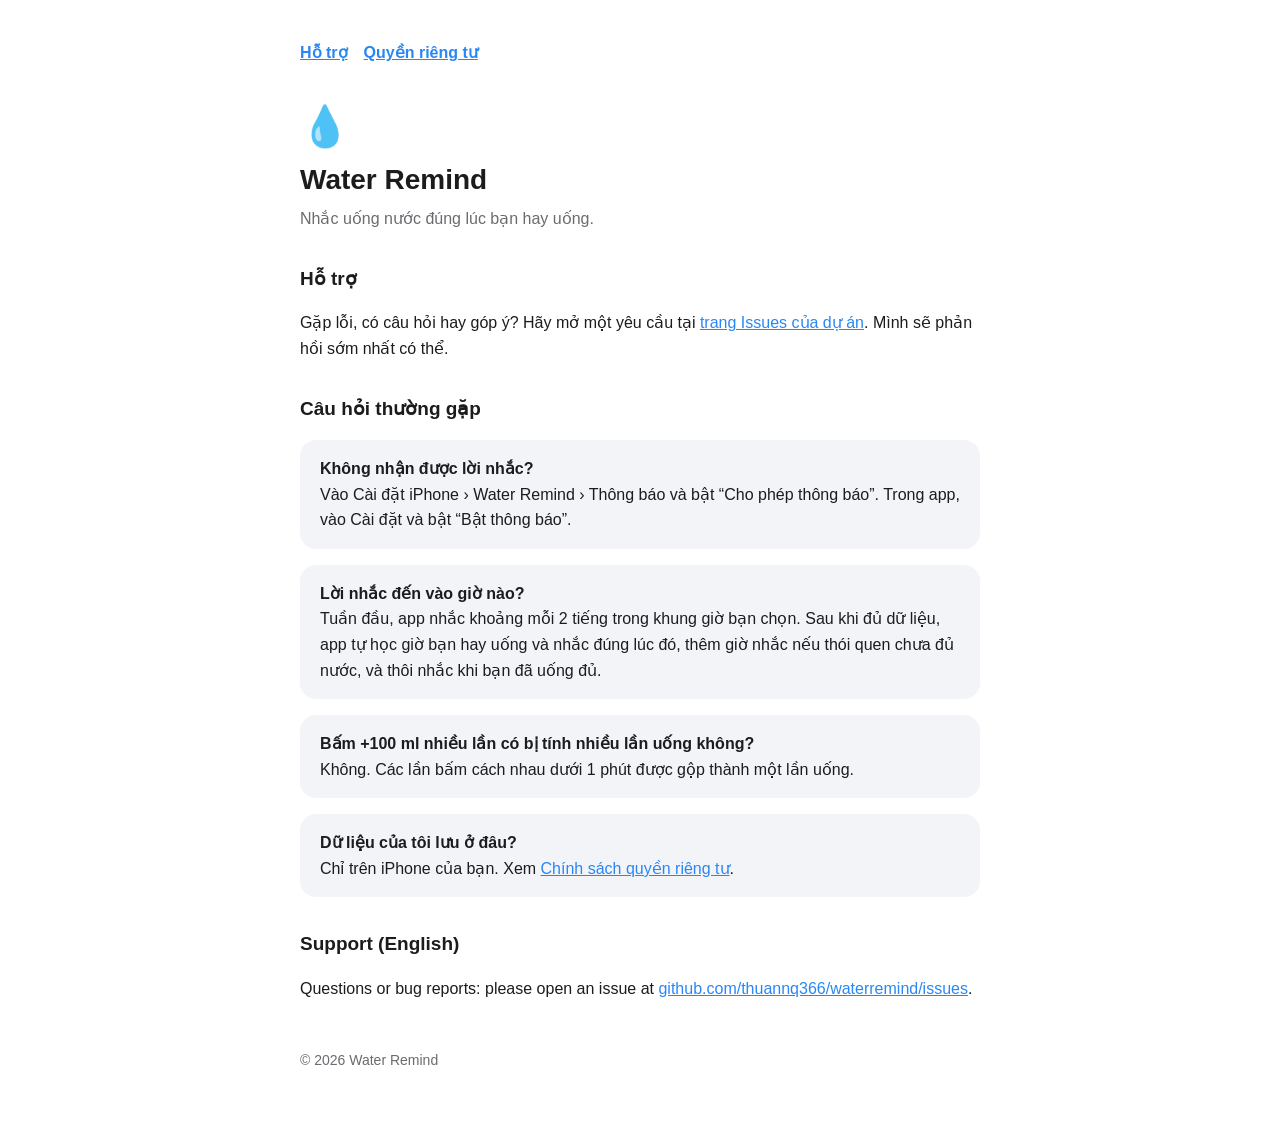
<file: index.html>
<!doctype html>
<html lang="vi"><head><meta charset="utf-8"><meta name="viewport" content="width=device-width,initial-scale=1">
<title>Water Remind – Hỗ trợ</title><link rel="stylesheet" href="style.css"></head>
<body><main>
<nav><a href="./">Hỗ trợ</a><a href="privacy.html">Quyền riêng tư</a></nav>
<div class="drop">💧</div>
<h1>Water Remind</h1>
<p class="sub">Nhắc uống nước đúng lúc bạn hay uống.</p>

<h2>Hỗ trợ</h2>
<p>Gặp lỗi, có câu hỏi hay góp ý? Hãy mở một yêu cầu tại
<a href="https://github.com/thuannq366/waterremind/issues">trang Issues của dự án</a>. Mình sẽ phản hồi sớm nhất có thể.</p>

<h2>Câu hỏi thường gặp</h2>
<div class="card"><strong>Không nhận được lời nhắc?</strong><br>
Vào Cài đặt iPhone › Water Remind › Thông báo và bật “Cho phép thông báo”. Trong app, vào Cài đặt và bật “Bật thông báo”.</div>
<div class="card"><strong>Lời nhắc đến vào giờ nào?</strong><br>
Tuần đầu, app nhắc khoảng mỗi 2 tiếng trong khung giờ bạn chọn. Sau khi đủ dữ liệu, app tự học giờ bạn hay uống và nhắc đúng lúc đó, thêm giờ nhắc nếu thói quen chưa đủ nước, và thôi nhắc khi bạn đã uống đủ.</div>
<div class="card"><strong>Bấm +100 ml nhiều lần có bị tính nhiều lần uống không?</strong><br>
Không. Các lần bấm cách nhau dưới 1 phút được gộp thành một lần uống.</div>
<div class="card"><strong>Dữ liệu của tôi lưu ở đâu?</strong><br>
Chỉ trên iPhone của bạn. Xem <a href="privacy.html">Chính sách quyền riêng tư</a>.</div>

<h2>Support (English)</h2>
<p>Questions or bug reports: please open an issue at
<a href="https://github.com/thuannq366/waterremind/issues">github.com/thuannq366/waterremind/issues</a>.</p>

<footer>© 2026 Water Remind</footer>
</main></body></html>
</file>
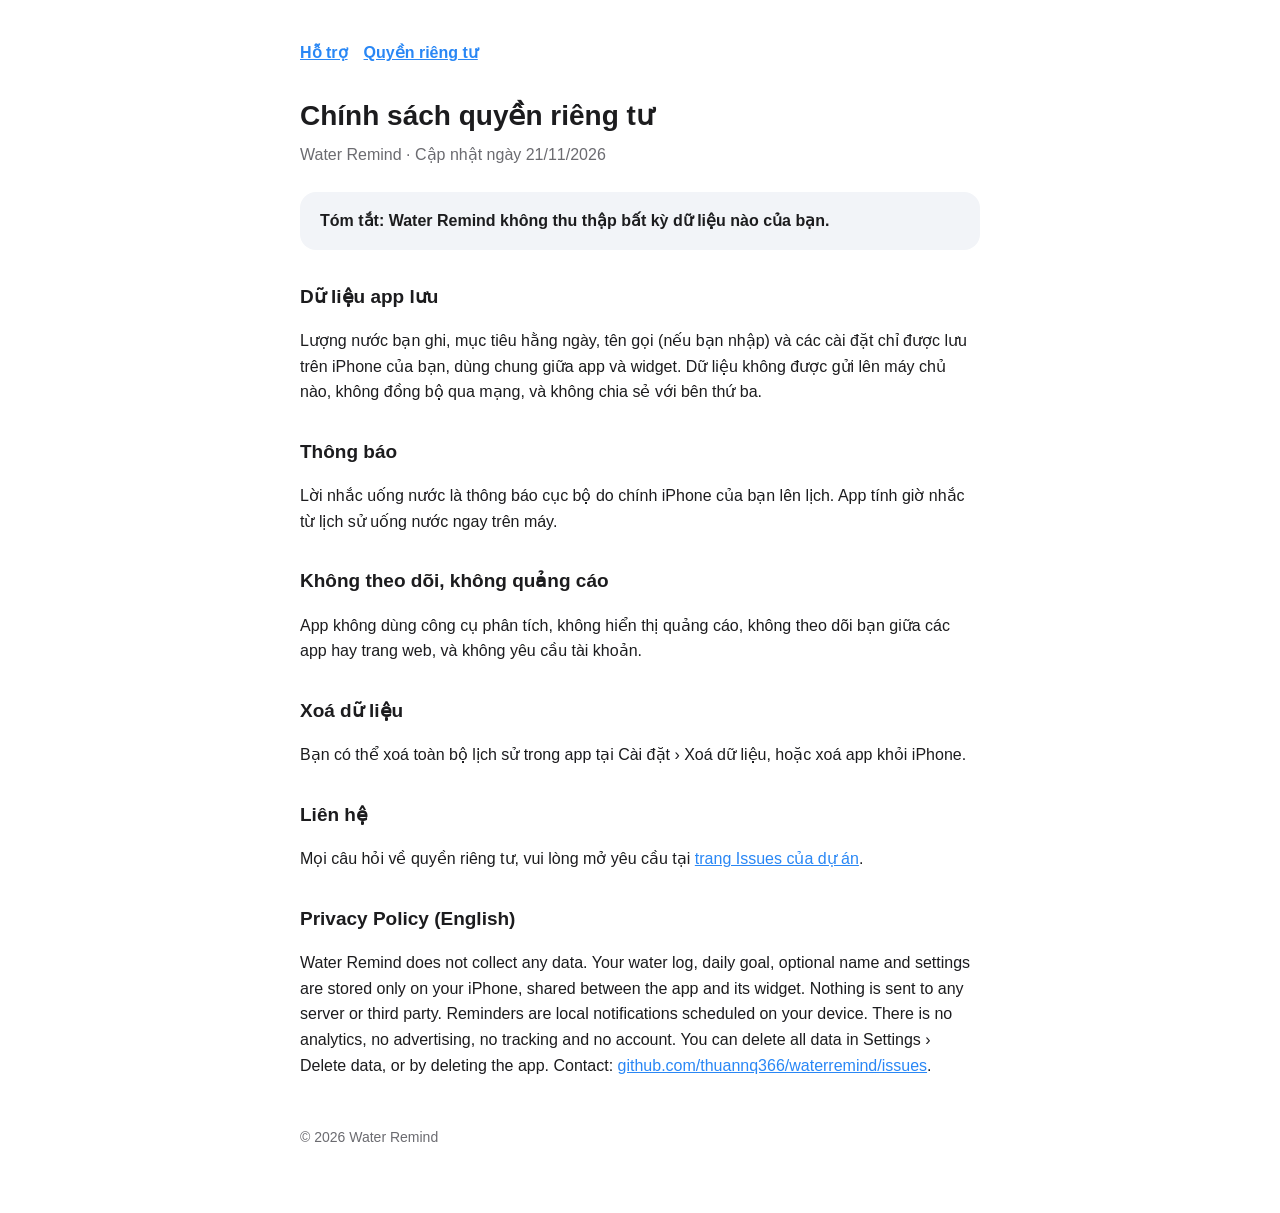
<file: privacy.html>
<!doctype html>
<html lang="vi"><head><meta charset="utf-8"><meta name="viewport" content="width=device-width,initial-scale=1">
<title>Water Remind – Quyền riêng tư</title><link rel="stylesheet" href="style.css"></head>
<body><main>
<nav><a href="./">Hỗ trợ</a><a href="privacy.html">Quyền riêng tư</a></nav>
<h1>Chính sách quyền riêng tư</h1>
<p class="sub">Water Remind · Cập nhật ngày 21/11/2026</p>

<div class="card"><strong>Tóm tắt: Water Remind không thu thập bất kỳ dữ liệu nào của bạn.</strong></div>

<h2>Dữ liệu app lưu</h2>
<p>Lượng nước bạn ghi, mục tiêu hằng ngày, tên gọi (nếu bạn nhập) và các cài đặt chỉ được lưu trên iPhone của bạn, dùng chung giữa app và widget. Dữ liệu không được gửi lên máy chủ nào, không đồng bộ qua mạng, và không chia sẻ với bên thứ ba.</p>

<h2>Thông báo</h2>
<p>Lời nhắc uống nước là thông báo cục bộ do chính iPhone của bạn lên lịch. App tính giờ nhắc từ lịch sử uống nước ngay trên máy.</p>

<h2>Không theo dõi, không quảng cáo</h2>
<p>App không dùng công cụ phân tích, không hiển thị quảng cáo, không theo dõi bạn giữa các app hay trang web, và không yêu cầu tài khoản.</p>

<h2>Xoá dữ liệu</h2>
<p>Bạn có thể xoá toàn bộ lịch sử trong app tại Cài đặt › Xoá dữ liệu, hoặc xoá app khỏi iPhone.</p>

<h2>Liên hệ</h2>
<p>Mọi câu hỏi về quyền riêng tư, vui lòng mở yêu cầu tại <a href="https://github.com/thuannq366/waterremind/issues">trang Issues của dự án</a>.</p>

<h2>Privacy Policy (English)</h2>
<p>Water Remind does not collect any data. Your water log, daily goal, optional name and settings are stored only on your iPhone, shared between the app and its widget. Nothing is sent to any server or third party. Reminders are local notifications scheduled on your device. There is no analytics, no advertising, no tracking and no account. You can delete all data in Settings › Delete data, or by deleting the app. Contact: <a href="https://github.com/thuannq366/waterremind/issues">github.com/thuannq366/waterremind/issues</a>.</p>

<footer>© 2026 Water Remind</footer>
</main></body></html>
</file>
<file: style.css>
:root{--bg:#ffffff;--fg:#1c1c1e;--muted:#6b6b70;--accent:#2987f5;--card:#f2f4f8}
@media (prefers-color-scheme:dark){:root{--bg:#000;--fg:#f2f2f7;--muted:#9a9aa0;--card:#1c1c1e}}
*{box-sizing:border-box}body{margin:0;background:var(--bg);color:var(--fg);font:16px/1.6 -apple-system,BlinkMacSystemFont,"Segoe UI",Roboto,sans-serif}
main{max-width:720px;margin:0 auto;padding:40px 20px 64px}h1{font-size:28px;margin:0 0 4px}h2{font-size:19px;margin:32px 0 8px}
.sub{color:var(--muted);margin:0 0 24px}.card{background:var(--card);border-radius:16px;padding:16px 20px;margin:16px 0}
a{color:var(--accent)}nav{display:flex;gap:16px;margin-bottom:28px;font-weight:600}.drop{font-size:40px}
footer{color:var(--muted);font-size:14px;margin-top:48px}
</file>
